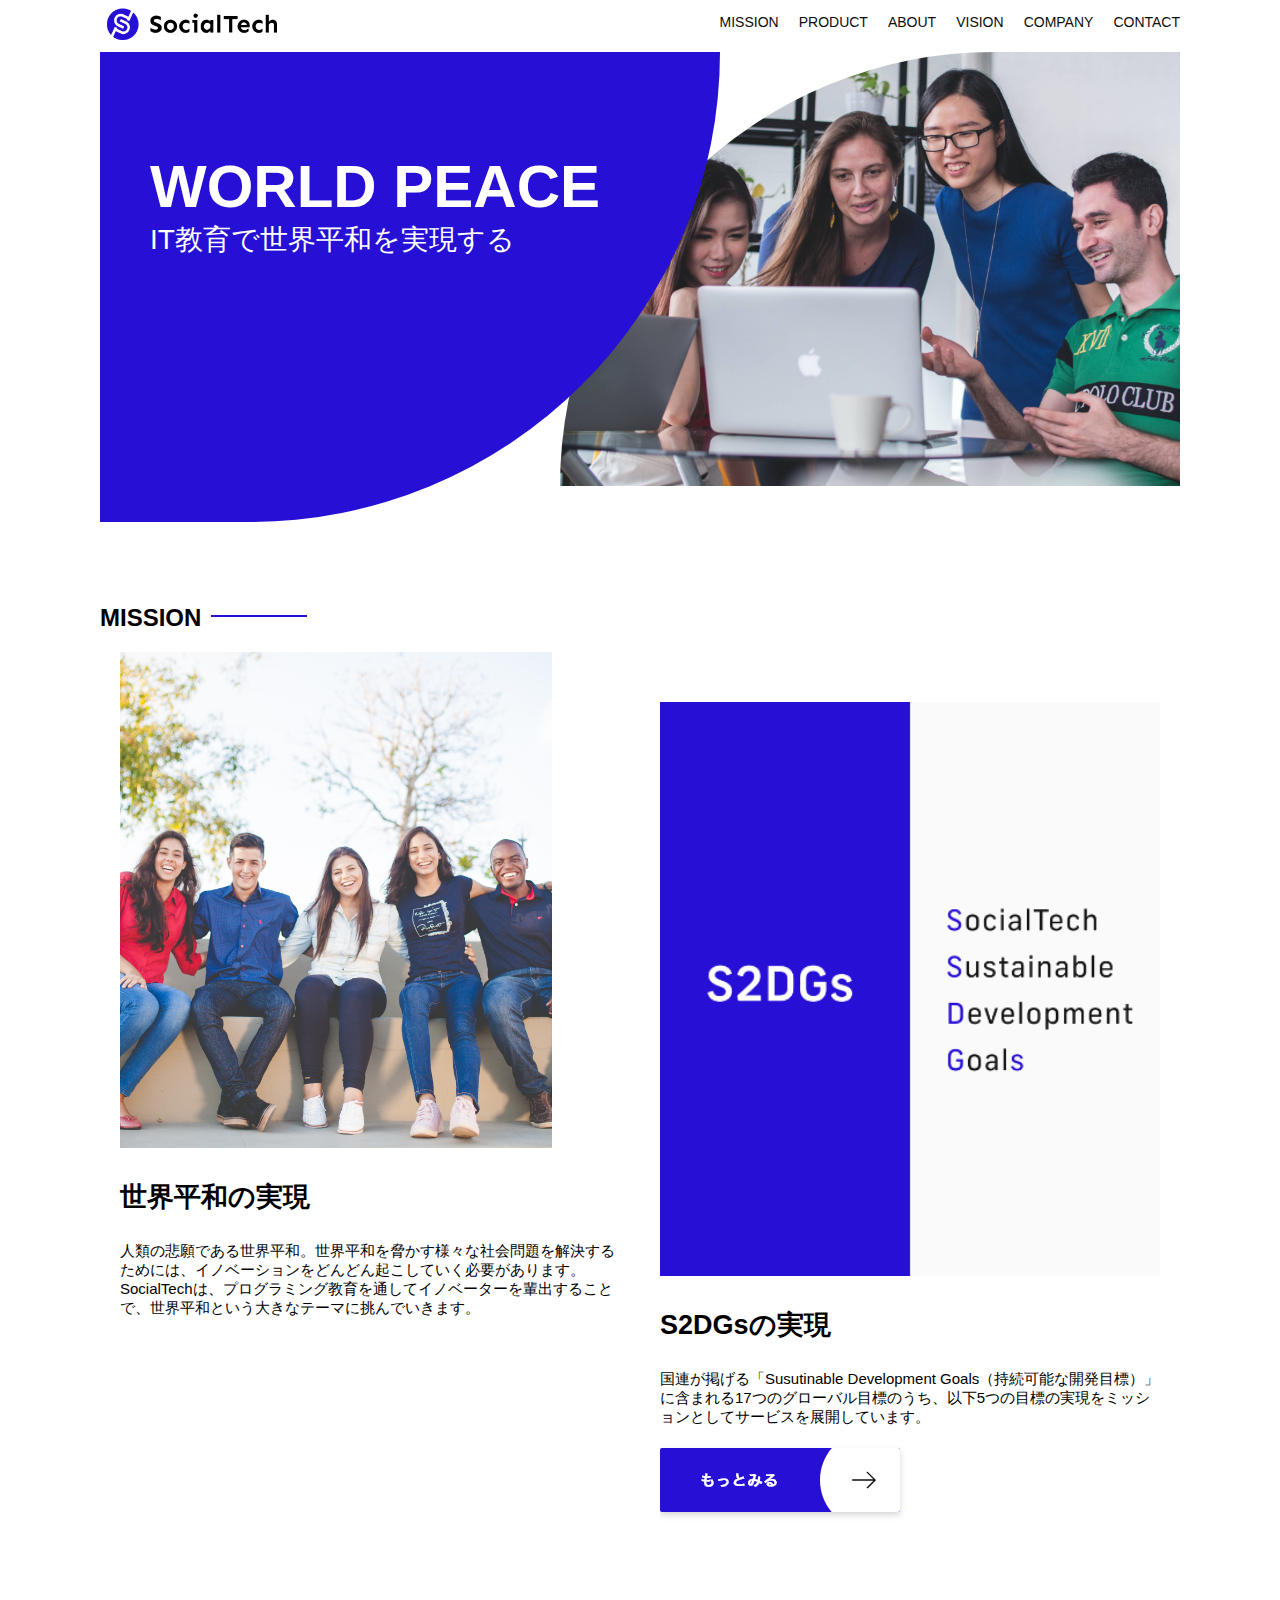
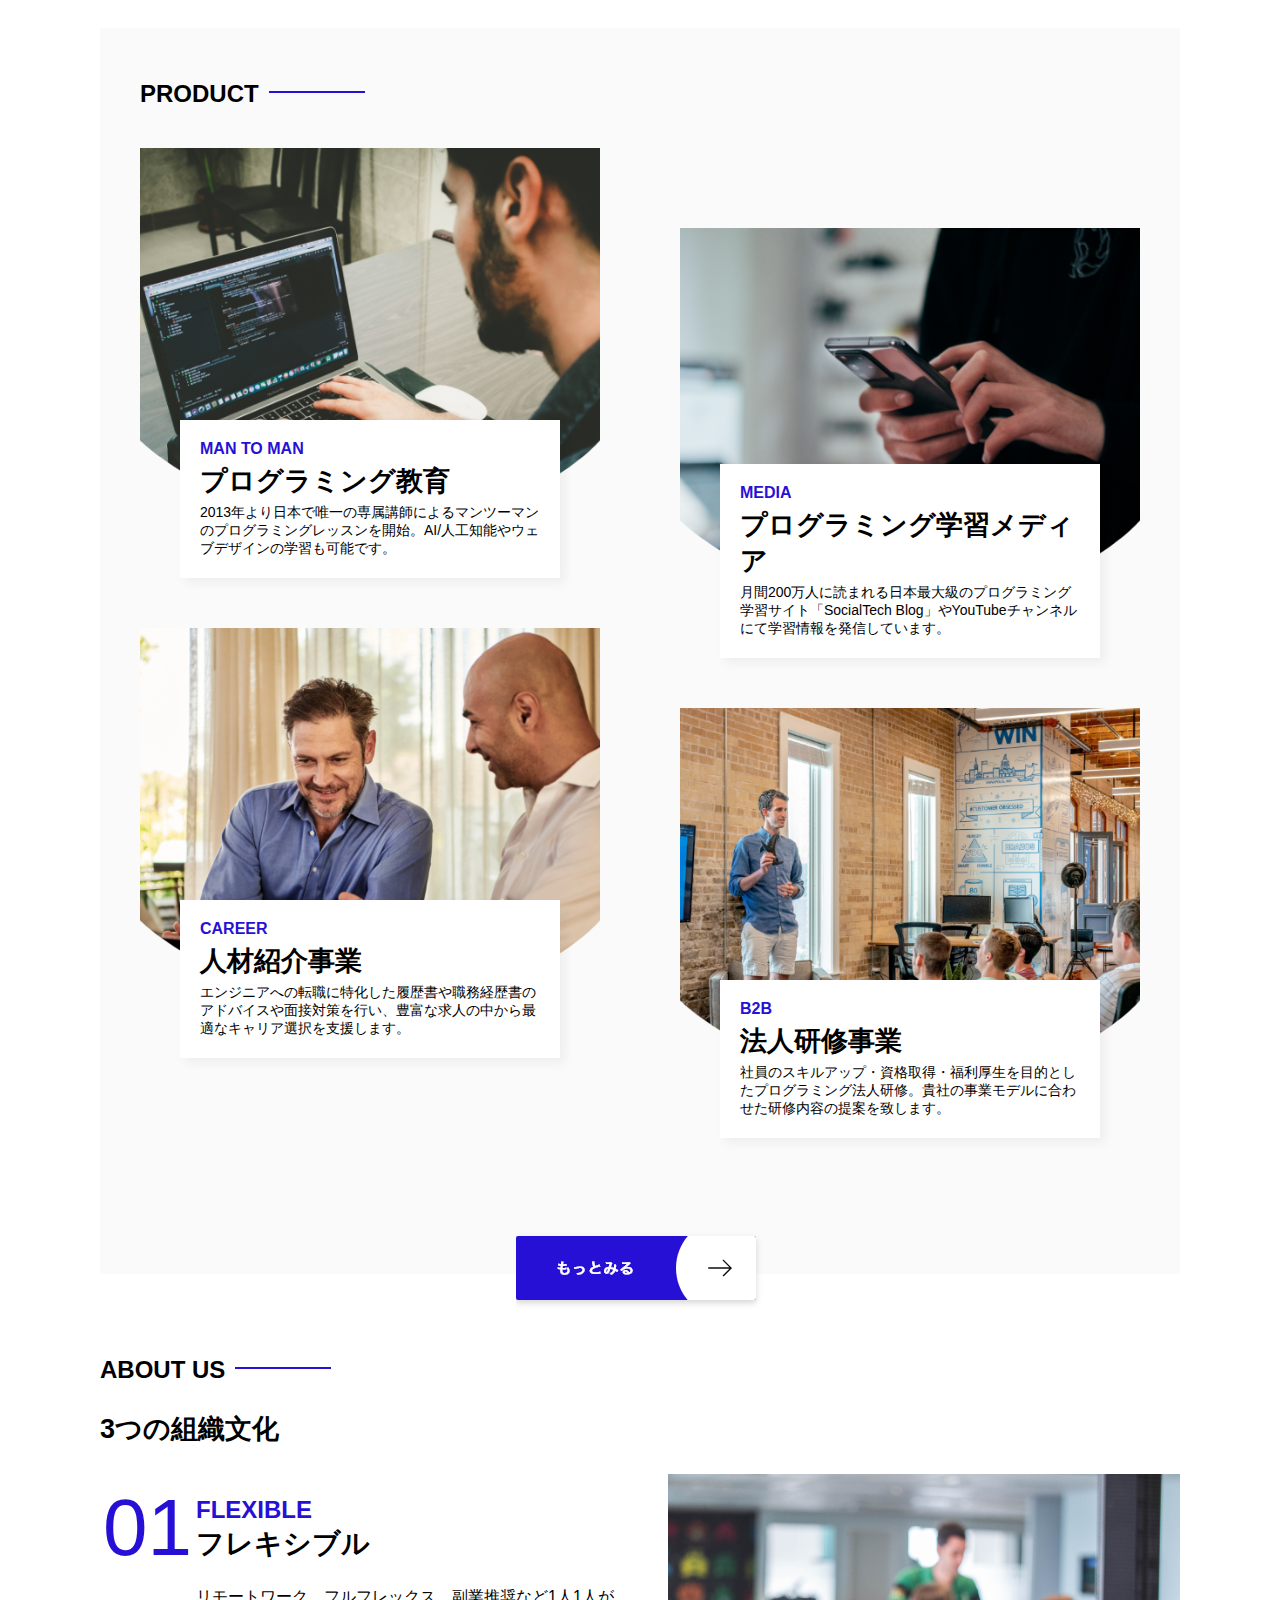
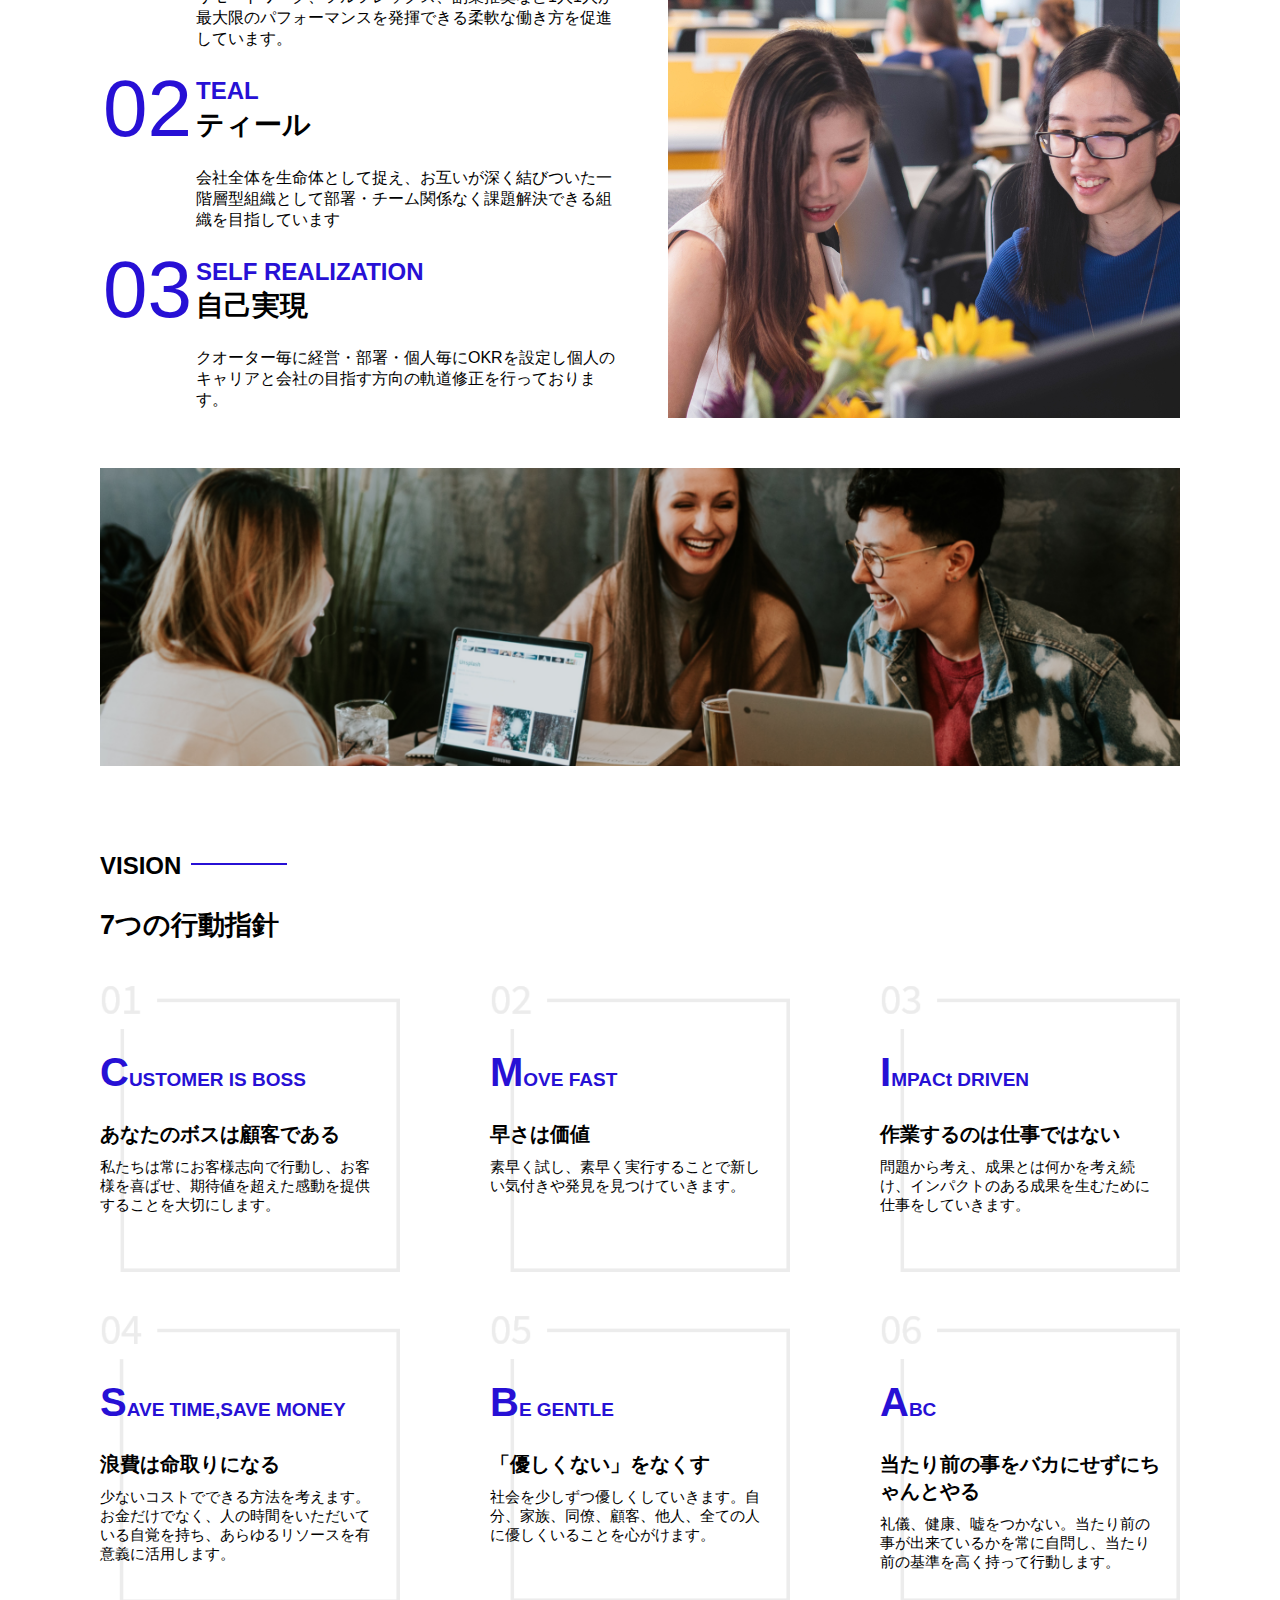
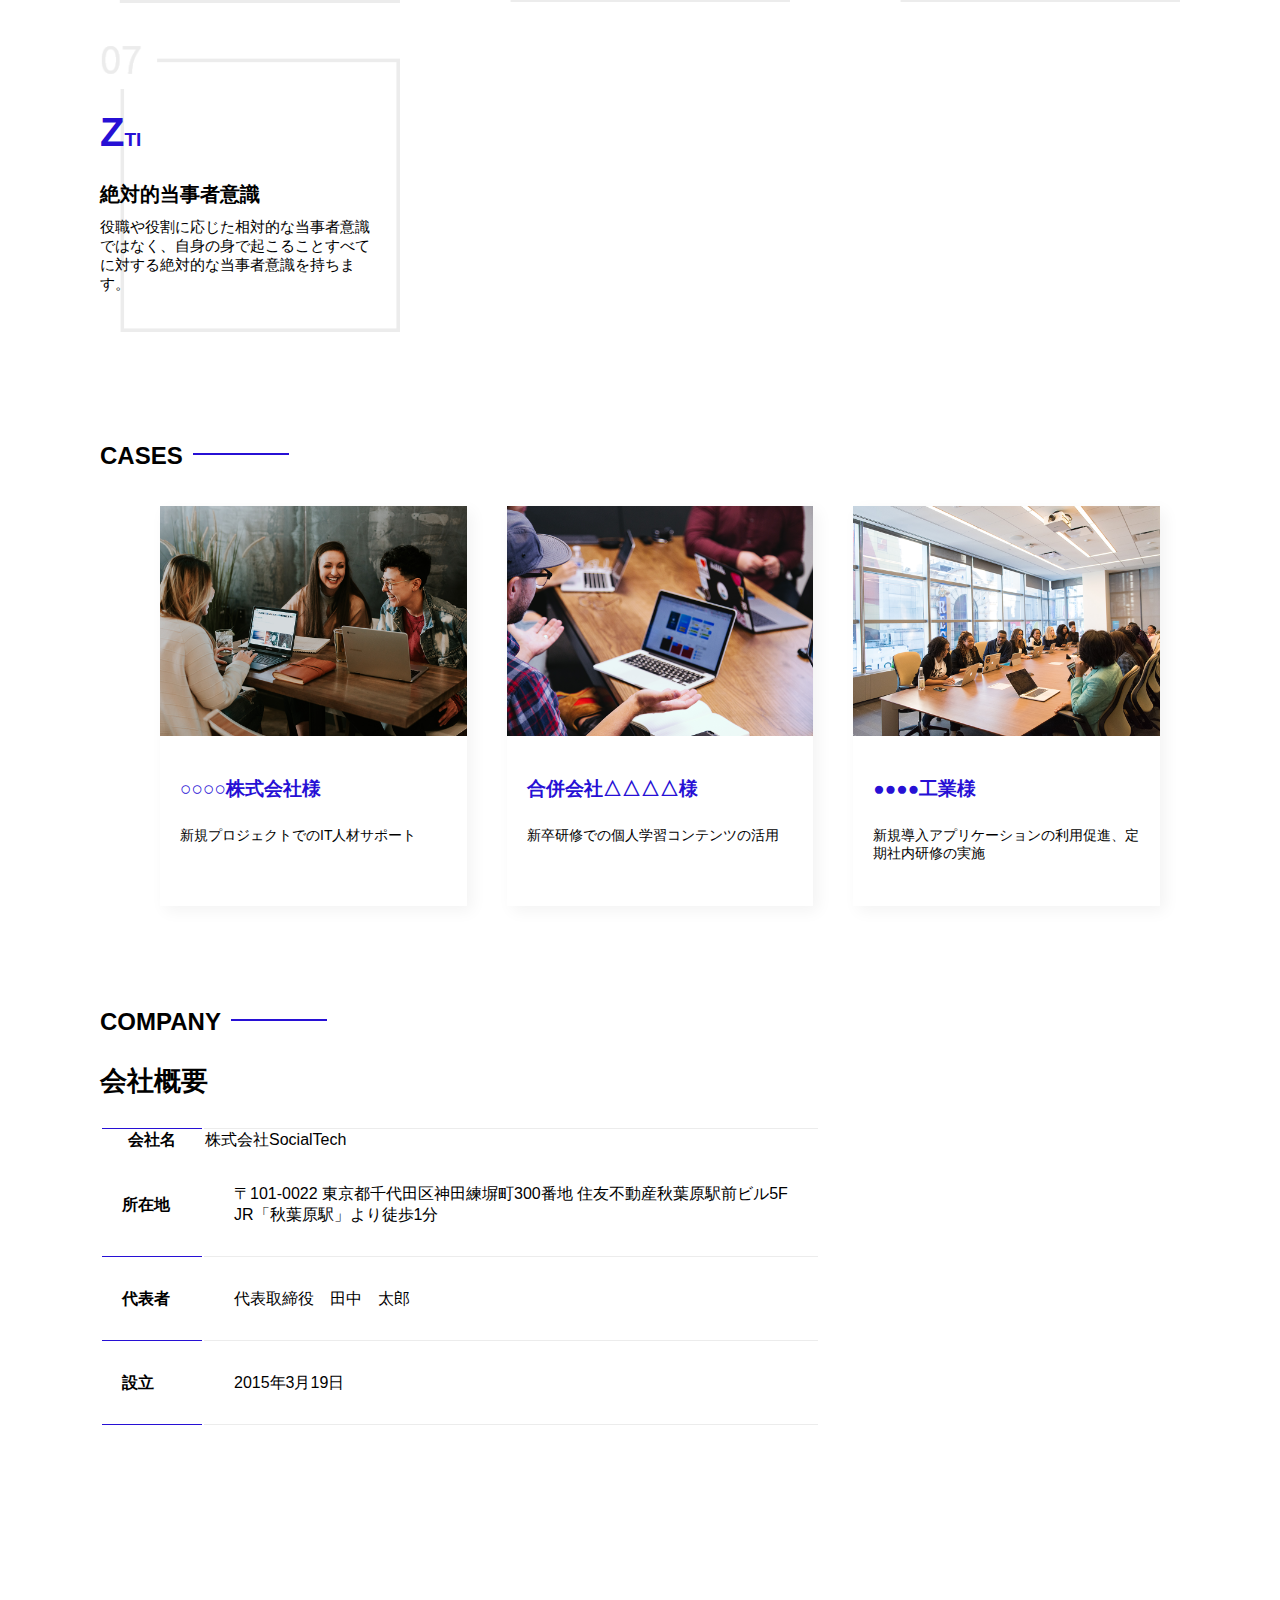
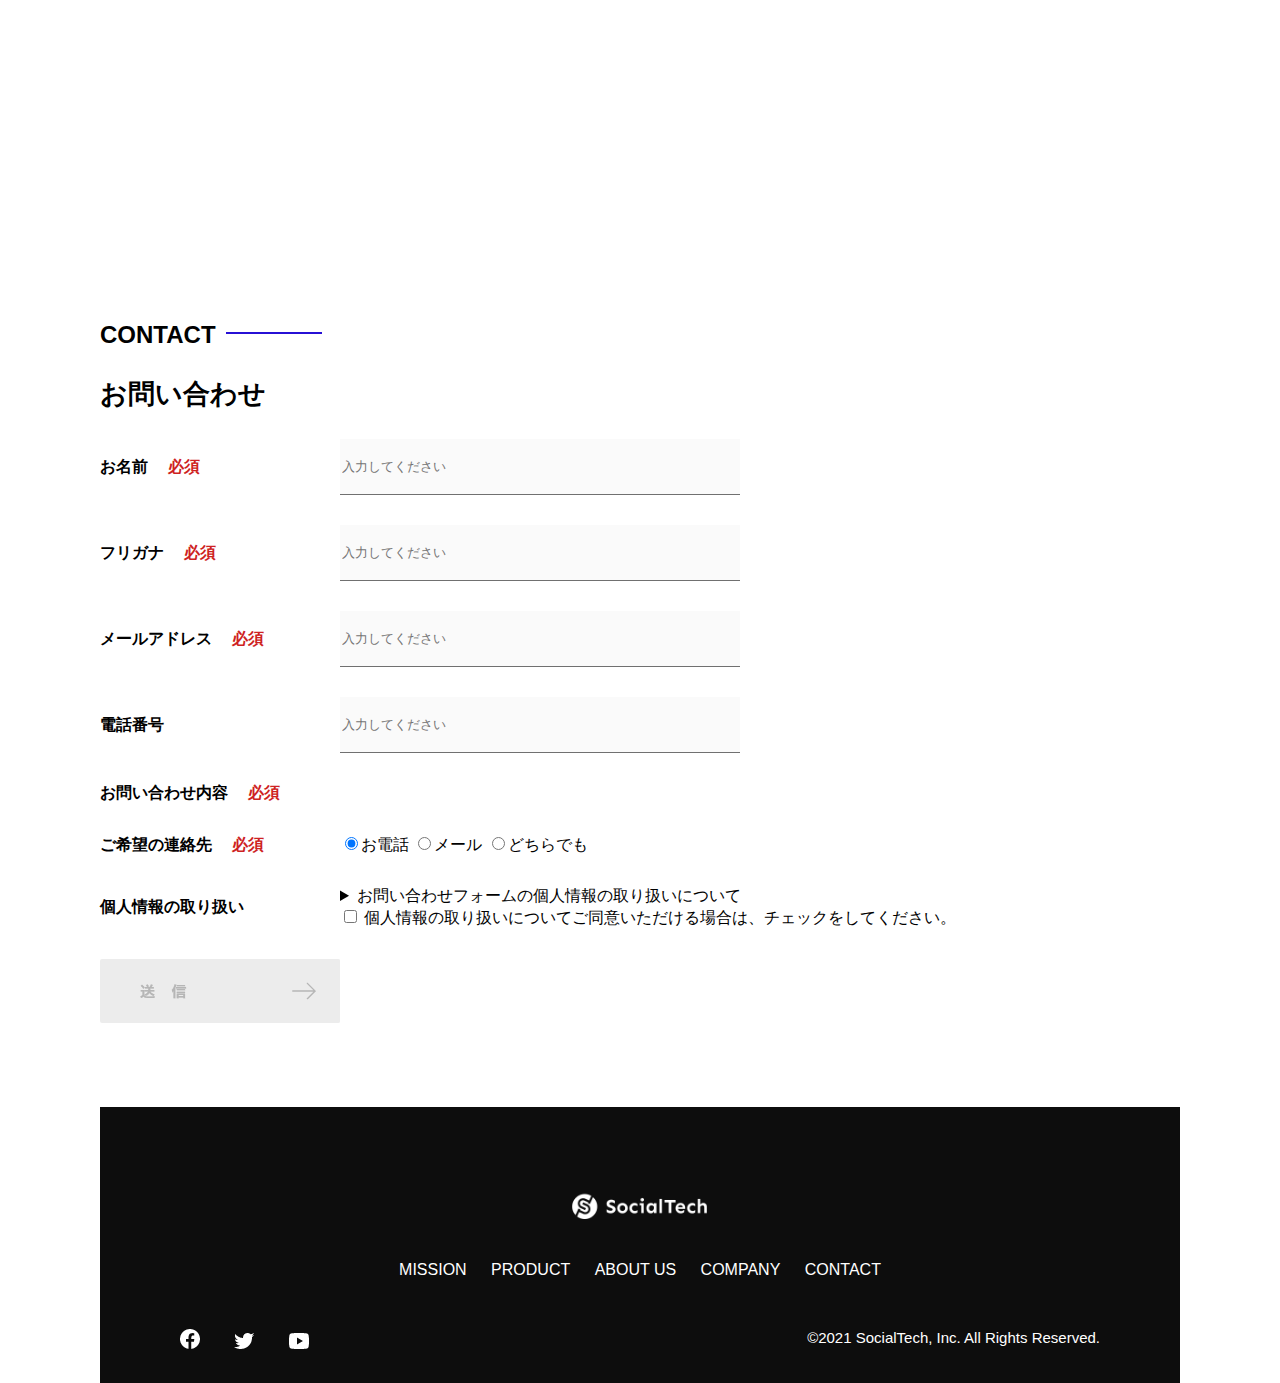
<file: kadai_tutorial_output/index.html>
<!DOCTYPE html>
<html>
    <head>
        <title>SocialTech</title>
        <meta charset="utf-8">
        <meta name="description" content="SocialTechはEdTech業界のリーディングカンパニーを目指します。">
        <meta name="viewport" content="width=device-width, initial-scale=1.0">
        
        <link rel="stylesheet" href="style.css">
    
    </head>
    <body>
        <header>
            <a href="index.html" id="logo"><img src="images/logo.png" alt="トップページ"></a>

                <!--PC用ナビゲーション-->
                <nav id="nav-pc">
                    <ul>
                     <li><a href="mission.html">MISSION</a></li>
                     <li><a href="product.html">PRODUCT</a></li>
                     <li><a href="index.html#aboutus">ABOUT</a></li>
                     <li><a href="index.html#vision">VISION</a></li>
                     <li><a href="index.html#company">COMPANY</a></li>
                     <li><a href="index.html#contact">CONTACT</a></li>
                    </ul>
                </nav>
                <!--スマホ用メニューボタン-->
                <button id="menu-sp" onclick="document.getElementById('nav-sp').style.display = 'block'">
                  <img src="images/button-menu.png" alt="ナビゲーションを開く">
                </button>
                <!--スマホ用ナビゲーション-->
                <div id="nav-sp">
                    <button id="close" onclick="document.getElementById('nav-sp').style.display = 'none'">
                     <img src="images/button-close.png" alt="ナビゲーションを閉じる">
                    </button>

                    <nav>
                        <ul>
                            <li>
                                <a id="logo-sp" href="index.html" onclick="document.getElemantById('nav-sp').style.display = 'none'"><img src="images/logo-sp.png" alt="トップページに戻る"></a>
                            </li>
                            <li><a class="menu" href="mission.html" onclick="document.getElementById('nav-sp').style.display = 'none'">MISSION</a></li>
                            <li><a class="menu" href="product.html" onclick="document.getElementById('nav-sp').style.display = 'none'">PRODUCT</a></li>
                            <li><a class="menu" href="index.html#abaoutus" onclick="document.getElementById('nav-sp').style.display = 'none'">ABOUT US</a></li>
                            <li><a class="menu" href="index.html#vision" onclick="document.getElementById('nav-sp').style.display = 'none'">VISION</a></li>
                            <li><a class="menu" href="index.html#company" onclick="document.getElementById('nav-sp').style.display = 'none'">COMPANY</a></li>
                            <li><a class="menu" href="index.html#contact" onclick="document.getElementById('nav-sp').style.display = 'none'">CONTACT</a></li>
                        </ul>
                    </nav>
                    <div id="sns">
                        <a href="https://facebook.com/sejuku2013">
                            <img src="images/button-facebook.png" alt="Facebookのリンク">
                        </a>
                        <a href="https://twitter.com/samuraijuku">
                            <img src="images/button-twitter.png" alt="ツイッターのリンク">
                        </a>
                        <a href="https://www.youtube.com/channel/UCCFOQO5aDK0xXam4cUQXT8g">
                            <img src="images/button-youtube.png" alt="youtubeのリンク">
                        </a>
                    </div>
                </div>
        </header>
        <main>
            <article>
                <!--メインビジュアル-->
                <section id="main-visual">
                    <div id="main-message">
                        <h1>WORLD PEACE</h1>
                        <p>IT教育で世界平和を実現する</p>
                    </div>
                    <img src="images/index/index-main.png" alt="PCの周りに集まっている多国籍の仲間たち">
                </section>
                <!--ミッション-->
                <section id="mission">
                    <h2 id="index-h2">MISSION</h2>
                    <div id="mission-flex">
                        <div>
                            <img id="mission-phot" src="images/index/index-mission.png" alt="屋外のベンチで写真を撮影する多国籍の仲間たち">
                            <h3>世界平和の実現</h3>
                            <p>
                                人類の悲願である世界平和。世界平和を脅かす様々な社会問題を解決するためには、イノベーションをどんどん起こしていく必要があります。SocialTechは、プログラミング教育を通してイノベーターを輩出することで、世界平和という大きなテーマに挑んでいきます。
                            </p>
                        </div>
                        <div>
                            <img id="s2dgs" src="images/index/s2dgs.png" alt="S2DGs">
                            <h3>S2DGsの実現</h3>
                            <p>国連が掲げる「Susutinable Development Goals（持続可能な開発目標）」に含まれる17つのグローバル目標のうち、以下5つの目標の実現をミッションとしてサービスを展開しています。</p>
                            <a href="mission.html">
                                <img src="images/button-more.png" alt="もっとみる">
                            </a>
                        </div>
                    </div>
                </section>
                <!--プロダクト-->
                <section id="product">
                    <h2 class="index-h2">PRODUCT</h2>
                    <div class="product-flex">
                        <div id="product-left">
                            <div>
                                <img class="product-photo" src="images/index/index-mantoman.png" alt="PCでコードを書く男性">
                                <div class="product-explain">
                                    <span>MAN TO MAN</span>
                                    <h3>プログラミング教育</h3>
                                    <p>2013年より日本で唯一の専属講師によるマンツーマンのプログラミングレッスンを開始。AI/人工知能やウェブデザインの学習も可能です。</p>
                                </div>
                            </div>
                            <div>
                                <img class="product-photo" src="images/index/index-career.png" alt="笑顔で話し合う2人の男性">
                                <div class="product-explain">
                                    <span>CAREER</span>
                                    <h3>人材紹介事業</h3>
                                    <p>エンジニアへの転職に特化した履歴書や職務経歴書のアドバイスや面接対策を行い、豊富な求人の中から最適なキャリア選択を支援します。</p>
                                </div>
                            </div>
                        </div>
                        <div id="product-right">
                            <div>
                                <img class="product-photo" src="images/index/index-media.png" alt="スマートフォンを操作する人">
                                <div class="product-explain">
                                    <span>MEDIA</span>
                                    <h3>プログラミング学習メディア</h3>
                                    <p>月間200万人に読まれる日本最大級のプログラミング学習サイト「SocialTech Blog」やYouTubeチャンネルにて学習情報を発信しています。</p>
                                </div>
                            </div>
                            <div>
                                <img class="product-photo" src="images/index/index-b2b.png" alt="講演中の男性とそれを聴く人々">
                                <div class="product-explain">
                                    <span>B2B</span>
                                    <h3>法人研修事業</h3>
                                    <p>社員のスキルアップ・資格取得・福利厚生を目的としたプログラミング法人研修。貴社の事業モデルに合わせた研修内容の提案を致します。</p>
                                </div>
                            </div>
                        </div>
                    </div>
                    <div id="product-more">
                        <a href="product.html">
                            <img src="images/button-more.png" alt="もっとみる">
                        </a>
                    </div>
                </section>
                <!--ABOUT US-->
                <section id="aboutus">
                    <h2 class="index-h2">ABOUT US</h2>
                    <h3>3つの組織文化</h3>
                    <div>
                        <table class="culture-table">
                            <tr>
                                <td class="culture-num">01</td>
                                <th><span class="culture-en">FLEXIBLE</span><br>フレキシブル</th>
                            </tr>
                            <tr>
                                <td>
                                    <!--空のセル-->
                                </td>
                                <td class="culture-description"> リモートワーク、フルフレックス、副業推奨など1人1人が最大限のパフォーマンスを発揮できる柔軟な働き方を促進しています。</td>
                            </tr>
                            <tr>
                                <td class="culture-num">02</td>
                                <th><span class="culture-en">TEAL</span><br>ティール</th>
                            </tr>
                            <tr>
                                <td>
                                    <!--空のセル-->
                                </td>
                                <td class="culture-description"> 会社全体を生命体として捉え、お互いが深く結びついた一階層型組織として部署・チーム関係なく課題解決できる組織を目指しています</td>
                            </tr>
                            <tr>
                                <td class="culture-num">03</td>
                                <th><span class="culture-en">SELF REALIZATION</span><br>自己実現</th>
                            </tr>
                            <tr>
                                <td>
                                    <!--空のセル-->
                                </td>
                                <td class="culture-description">クオーター毎に経営・部署・個人毎にOKRを設定し個人のキャリアと会社の目指す方向の軌道修正を行っております。</td>
                            </tr>
                        </table>
                         <img class="culture-img" src="images/index/index-aboutus1.png" alt="笑顔で話し合う女性">
                    </div>
                     <img class="culture-img2" src="images/index/index-aboutus2.png" alt="笑顔で話し合う3人の男女">
                </section>
                <!--Vision-->
                <section id="vision">
                    <h2 class="index-h2">VISION</h2>
                    <h3>7つの行動指針</h3>
                    <div>
                        <div class="vision-box">
                            <img src="images/index/vision-01.png" alt="01">
                            <div>
                                <h4>CUSTOMER IS BOSS</h4>
                                <h5>あなたのボスは顧客である</h5>
                                <p>私たちは常にお客様志向で行動し、お客様を喜ばせ、期待値を超えた感動を提供することを大切にします。</p>
                            </div>
                        </div>
                        <div class="vision-box">
                            <img src="images/index/vision-02.png" alt="02">
                            <div>
                                <h4>MOVE FAST</h4>
                                <h5>早さは価値</h5>
                                <p>素早く試し、素早く実行することで新しい気付きや発見を見つけていきます。</p>
                            </div>
                        </div>
                        <div class="vision-box">
                            <img src="images/index/vision-03.png" alt="03">
                            <div>
                                <h4>IMPACt DRIVEN</h4>
                                <h5>作業するのは仕事ではない</h5>
                                <p>問題から考え、成果とは何かを考え続け、インパクトのある成果を生むために仕事をしていきます。</p>
                            </div>
                        </div>
                        <div class="vision-box">
                            <img src="images/index/vision-04.png" alt="04">
                            <div>
                                <h4>SAVE TIME,SAVE MONEY</h4>
                                <h5>浪費は命取りになる</h5>
                                <p>少ないコストでできる方法を考えます。お金だけでなく、人の時間をいただいている自覚を持ち、あらゆるリソースを有意義に活用します。</p>
                            </div>
                        </div>
                        <div class="vision-box">
                            <img src="images/index/vision-05.png" alt="05">
                            <div>
                                <h4>BE GENTLE</h4>
                                <h5>「優しくない」をなくす</h5>
                                <p>社会を少しずつ優しくしていきます。自分、家族、同僚、顧客、他人、全ての人に優しくいることを心がけます。</p>
                            </div>
                        </div>
                        <div class="vision-box">
                            <img src="images/index/vision-06.png" alt="06">
                            <div>
                                <h4>ABC</h4>
                                <h5>当たり前の事をバカにせずにちゃんとやる</h5>
                                <p>礼儀、健康、嘘をつかない。当たり前の事が出来ているかを常に自問し、当たり前の基準を高く持って行動します。</p>
                            </div>
                        </div>
                        <div class="vision-box">
                            <img src="images/index/vision-07.png" alt="07">
                            <div>
                                <h4>ZTI</h4>
                                <h5>絶対的当事者意識</h5>
                                <p>役職や役割に応じた相対的な当事者意識ではなく、自身の身で起こることすべてに対する絶対的な当事者意識を持ちます。</p>
                            </div>
                        </div>
                    </div>
                </section>
                <!--CASES-->
                <section id="cases">
                    <h2 id="index-h2">CASES</h2>
                    <ul>
                       <li class="case-card">
                        <img class="case-img" src="images/index/case-1.png" alt="仲良く語り合う3人">
                        <div class="case-info">
                            <h4 class="case-name">○○○○株式会社様</h4>
                            <p class="case-contact">新規プロジェクトでのIT人材サポート</p>
                        </div>
                       </li> 
                       <li class="case-card">
                        <img class="case-img" src="images/index/case-2.png" alt="PCでコンテンツを見る">
                        <div class="case-info">
                            <h4 class="case-name">合併会社△△△△様</h4>
                            <p class="case-contact">新卒研修での個人学習コンテンツの活用</p>
                        </div>
                       </li>
                       <li class="case-card">
                        <img class="case-img" src="images/index/case-3.png" alt="社内研修中の会議室">
                        <div class="case-info">
                            <h4 class="case-name">●●●●工業様</h4>
                            <p class="case-contact">新規導入アプリケーションの利用促進、定期社内研修の実施</p>
                        </div>
                       </li>
                    </ul>
                </section>
                <!--COMPANY-->
                <section id="company">
                    <h2 class="index-h2">COMPANY</h2>
                    <h3>会社概要</h3>
                     <table>
                        <tr>
                            <th class="tableheader-first">会社名</th>
                            <td class="cell-first">株式会社SocialTech</td>
                        </tr>
                        <tr>
                            <th class="tableheader">所在地</th>
                            <td class="cell">〒101-0022 東京都千代田区神田練塀町300番地 住友不動産秋葉原駅前ビル5F<br>JR「秋葉原駅」より徒歩1分</td>
                        </tr>
                        <tr>
                            <th class="tableheader">代表者</th>
                            <td class="cell">代表取締役　田中　太郎</td>
                        </tr>
                        <tr>
                            <th class="tableheader">設立</th>
                            <td class="cell">2015年3月19日</td>
                        </tr>
                     </table>
                     <iframe
                        src="https://www.google.com/maps/embed?pb=!1m18!1m12!1m3!1d6480.137710267362!2d139.77207767470475!3d35.69992317258121!2m3!1f0!2f0!3f0!3m2!1i1024!2i768!4f13.1!3m3!1m2!1s0x60188fee13660e23%3A0x77137876edf742ac!2z5L2P5Y-L5LiN5YuV55Sj56eL6JGJ5Y6f6aeF5YmN44OT44Or!5e0!3m2!1sja!2sjp!4v1719280363545!5m2!1sja!2sjp" width="600" height="450" style="border:0;" allowfullscreen="" loading="lazy" referrerpolicy="no-referrer-when-downgrade">
                    </iframe>
                </section>
                <!--CONTACT-->
                <section id="contact">
                    <h2 class="index-h2">CONTACT</h2>
                    <h3>お問い合わせ</h3>
                    <form>
                        <div>
                            <div class="contact-heading">
                                <label class="contact-label">お名前<span class="contact-span">必須</span></label>
                            </div>
                            <div>
                                <input type="text" name="name" placeholder="入力してください" class="contact-textbox">
                            </div>
                        </div>
                        <div>
                            <div class="contact-heading">
                                <label class="contact-label">フリガナ<span class="contact-span">必須</span></label>
                            </div>
                            <div>
                                <input type="text" name="hurigana" placeholder="入力してください" class="contact-textbox">
                            </div>
                        </div>
                        <div>
                            <div class="contact-heading">
                                <label class="contact-label">メールアドレス<span class="contact-span">必須</span></label>
                            </div>
                            <div>
                                <input type="text" name="email" placeholder="入力してください" class="contact-textbox">
                            </div>
                        </div>
                        <div>
                            <div class="contact-heading">
                                <label class="contact-label">電話番号</label>
                            </div>
                            <div>
                                <input type="text" name="tel" placeholder="入力してください" class="contact-textbox">
                            </div>
                        </div>
                        <div>
                            <div class="contact-heading">
                                <label class="contact-label">お問い合わせ内容<span class="contact-span">必須</span></label>
                            </div>
                            <div>
                                <texterea class="contact-texterea" placeholder="入力してください" name="message"></texterea>
                            </div>
                        </div>
                        <div>
                            <div class="contact-heading">
                                <label class="contact-label">ご希望の連絡先<span class="contact-span">必須</span></label>
                            </div>
                            <div>
                                <input class="radiobutton" type="radio" value="tel" name="contact" checked><label>お電話</label>
                                <input class="radiobutton" type="radio" value="mail" name="contact"><label>メール</label>
                                <input class="radiobutton" type="radio" value="both" name="contact"><label>どちらでも</label>
                            </div>
                        </div>
                        <div>
                            <div class="contact-heading">
                                <label class="contact-label">個人情報の取り扱い</label>
                            </div>
                            <div>
                                <details>
                                    <summary>お問い合わせフォームの個人情報の取り扱いについて</summary>
                                    <div>
                                        <dl>
                                            <dt>1.組織の名称または氏名</dt>
                                            <dd>株式会社SocialTech</dd>
                                            <dt>2.個人情報保護管理（若しくはその代理人）の氏名または職名、所属及び連絡先</dt>
                                            <dd>   
                                             <p>鈴木 一郎 コーポレート部</p>
                                             <p>メールアドレス：samurai@example.com</p>
                                             <p>TEL:03-1234-5678</p>
                                            </dd>    
                                            <dt>3.個人情報の利用目的</dt>
                                            <dd>
                                             <ul>
                                                <li>本サービス及び本サービスに関連する情報の提供又はそれらに関する連絡のため</li>
                                                <li>ユーザーの本人確認のため</li>
                                                <li>当社サービスの案内のため</li>
                                                <li>当社の商品等の広告または宣伝（電子メールによるものを含むとします。）</li>
                                             </ul> 
                                            </dd> 
                                            <dt>4.個人情報の取り扱い業務の委託 </dt>
                                            <dd>個人情報の取り扱い業務の全部または一部を外部に業務委託する場合があります。その際、弊社は、個人情報を適切に保護できる管理体制を敷き実行していることを条件として委託先を厳選したうえで、機密保持契約を委託先と締結し、お客様の個人情報を厳密に管理させます。</dd>
                                            <dt>5.個人情報の開示等の請求</dt>
                                            <dd>
                                            お客様は弊社に対してご自身の個人情報の開示等（利用目的の通知、開示、内容の訂正・追加・削除、利用の停止または消去、第三者への提供停止）に関して、当社問い合わせ窓口に申し出ることができます。<br>
                                            その際、弊社はお客様ご本人を確認させていただいたうえで、合理的な期間内に対応いたします。<br><br>
                                            なお、個人情報に関する弊社問い合わせ先は、次の通りです。
                                            </dd>
                                            <dd>
                                             <p>株式会社SocialTech　個人情報問い合わせ窓口</p>
                                             <p>〒101-0022　東京都千代田区神田練塀町300番地　住友不動産秋葉原駅前ビル5F</p>
                                             <p>メールアドレス：samurai@example.com TEL:03-1234-5678</p>
                                            </dd>

                                            <dt>6.個人情報を提供されることの任意性について</dt>
                                            <dd>お客様がご自身の個人情報を弊社に提供されるか否かは、お客様のご判断によりますが、もしご提供されない場合には、適切なサービスが提供できない場合がありますので予めご了承ください。</dd>
                                        </dl>
                                    </div>
                                </details>
                                <input type="checkbox" name="agree">
                                <span>個人情報の取り扱いについてご同意いただける場合は、チェックをしてください。</span>
                            </div>
                        </div>
                         <input type="image" src="images/button-submit.png" al="送信する">
                    </form>
                </section>
            </article>
            <footer>
                <div id="footer-logo">
                    <img src="images/logo-sp.png" alt="SocialTech">
                </div>
                <div id="footer-link">
                    <a href="mission.html">MISSION</a>
                    <a href="product.html">PRODUCT</a>
                    <a href="index.html#aboutus">ABOUT US</a>
                    <a href="index.html#company">COMPANY</a>
                    <a href="index.html#contact">CONTACT</a>
                </div>
                <div id="sns-footer">
                    <div class="sns-btns">
                    <a href="https://facebook.com/sejuku2013"><img src="images/button-facebook.png" alt="Facebookのリンク"></a>
                    <a href="http://twitter.com/samuraijuku"><img src="images/button-twitter.png" alt="Twitterのリンク"></a>
                    <a href="http://www.youtube.com/channel/UCCFOQO5aDK0xXam4cUQXT8g"><img src="images/button-youtube.png" alt="YouTubeのリンク"></a>
                    </div>
                     <p id="copyright">&copy;2021 SocialTech, Inc. All Rights Reserved.</p>
                </div>
            </footer>
        </main>
    </body>
</html>
</file>
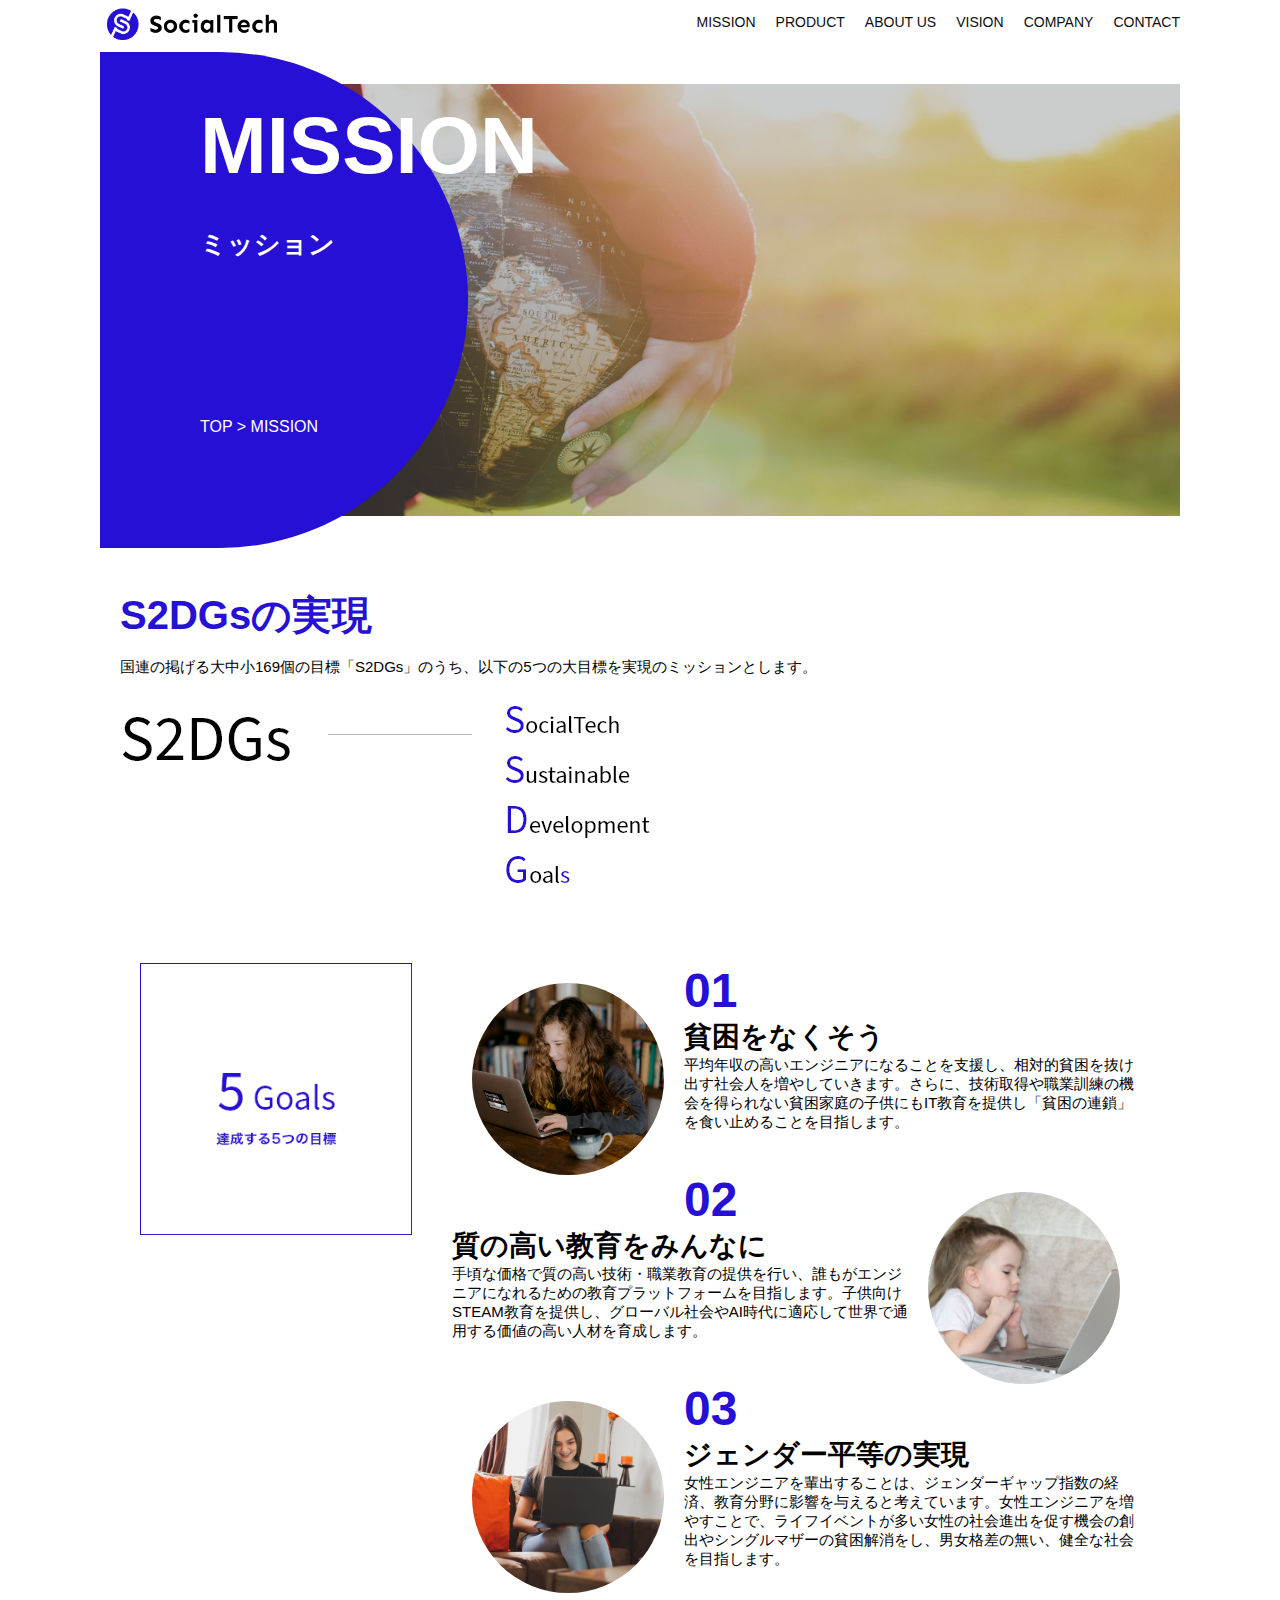
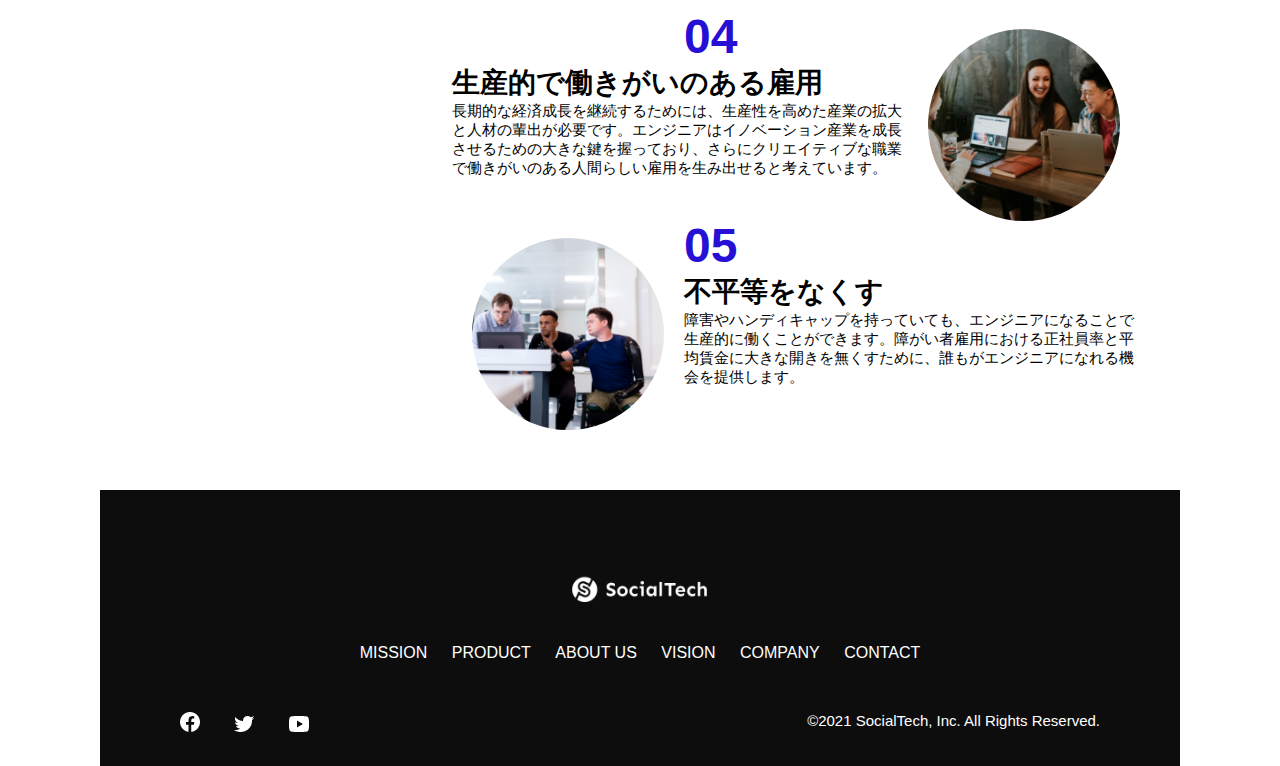
<file: kadai_tutorial_output/mission.html>
<!DOCTYPE html>
<html>
    <head>
        <title>SocialTech - MISSION ミッション -</title>
        <meta name="description" content="Social Techが目指す5つの目標(S2DGs)を紹介します">
        <meta charset="utf-8">
        <meta name="viewport" content="width=device-width, initial-scale=1.0">
        <link rel="stylesheet" href="style.css">
    </head>

    <body>
        <!--ヘッダー-->
        <header>
            <!--ロゴ-->
            <a href="index.html" id="logo">
                <img src="images/logo.png" alt="トップページに戻る">
            </a>

            <!--PC用ナビゲーション-->
            <nav id="nav-pc">
                <ul>
                    <li><a href="mission.html">MISSION</a></li>
                    <li><a href="product.html">PRODUCT</a></li>
                    <li><a href="index.html#aboutus">ABOUT US</a></li>
                    <li><a href="index.html#vision">VISION</a></li>
                    <li><a href="index.html#company">COMPANY</a></li>
                    <li><a href="index.html#contact">CONTACT</a></li>
                </ul>
            </nav>

            <!--スマホ用メニューボタン-->
            <button id="menu-sp" onclick="document.getElementById('nav-sp').style.display = 'block'">
                <img src="images/button-menu.png" alt="ナビゲーションを開く">
            </button>

            <!--スマホ用ナビゲーション-->
            <div id="nav-sp">
                <button id="close" onclick="document.getElementById('nav-sp').style.display = 'none'">
                    <img src="images/button-close.png" alt="ナビゲーションを閉じる">
                </button>

                <nav>
                    <ul>
                        <li>
                            <a id="logo-sp" href="index.html" onclick="document.getElementById('nav-sp').style.display = 'none'">
                                <img src="images/logo-sp.png" alt="トップページに戻る">
                            </a>
                        </li>
                        <li><a class="menu" href="mission.html" onclick="document.getElementById('nav-sp').style.display = 'none'">MISSION</a></li>
                        <li><a class="menu" href="product.html" onclick="document.getElementById('nav-sp').style.display = 'none'">PRODUCT</a></li>
                        <li><a class="menu" href="index.html#aboutus" onclick="document.getElementById('nav-sp').style.display = 'none'">ABOUT US</a></li>
                        <li><a class="menu" href="index.html#vision" onclick="document.getElementById('nav-sp').style.display = 'none'">VISION</a></li>
                        <li><a class="menu" href="index.html#company" onclick="document.getElementById('nav-sp').style.display = 'none'">COMPANY</a></li>
                        <li><a class="menu" href="index.html#contact" onclick="document.getElementById('nav-sp').style.display = 'none'">CONTACT</a></li>
                    </ul>
                </nav>
                <div id="sns">
                    <a href="https://www.facebook.com/sejuku2013">
                      <img src="images/button-facebook.png" alt="Facebookのリンク">
                    </a>
                    <a href="https://twitter.com/samuraijuku">
                      <img src="images/button-twitter.png" alt="Twitterのリンク">
                    </a>
                    <a href="https://www.youtube.com/channel/UCCFOQO5aDK0xXam4cUQXT8g">
                      <img src="images/button-youtube.png" alt="YouTubeのリンク">
                    </a>
                </div>
            </div>
        </header>

        <main>
            <article>
                <section id="mission-main">
                    <div class="mission-main-inner">
                        <div id="mission-title">
                            <h1>MISSION<br><span>ミッション</span></h1>
                            <p>TOP > MISSION</p>
                        </div>
                    </div>
                </section>

                <section id="mission-s2dgs">
                    <h2 class="mission-h2">S2DGsの実現</h2>
                    <p>国連の掲げる大中小169個の目標「S2DGs」のうち、以下の5つの大目標を実現のミッションとします。</p>
                    <img src="images/mission/mission-s2dgs.png" alt="S2DGs">
                </section>

                <section id="mission-five-goals">
                    <div class="five-goals-image">
                        <img src="images/mission/mission-5goals.png" alt="5Goals">
                    </div>
                    <div class="five-goals-read">
                        <div>
                            <img class="fivegoals-image-left" src="images/mission/mission-5goals01.png" alt="PCを操作する女の子">
                            <span class="fivegoals-number">01</span>
                            <h3 class="fivegoals-h3">貧困をなくそう</h3>
                            <p class="fivegoals-p">平均年収の高いエンジニアになることを支援し、相対的貧困を抜け出す社会人を増やしていきます。さらに、技術取得や職業訓練の機会を得られない貧困家庭の子供にもIT教育を提供し「貧困の連鎖」を食い止めることを目指します。</p>
                        </div>
                        <div>
                            <img class="fivegoals-image-right" src="images/mission/mission-5goals02.png" alt="PCを見つめる小さい女の子">
                            <span class="fivegoals-number">02</span>
                            <h3 class="fivegoals-h3">質の高い教育をみんなに</h3>
                            <p class="fivegoals-p">手頃な価格で質の高い技術・職業教育の提供を行い、誰もがエンジニアになれるための教育プラットフォームを目指します。子供向けSTEAM教育を提供し、グローバル社会やAI時代に適応して世界で通用する価値の高い人材を育成します。</p>
                        </div>
                        <div>
                            <img class="fivegoals-image-left" src="images/mission/mission-5goals03.png" alt="PCを操作する女性">
              
                            <span class="fivegoals-number">03</span>
                            <h3 class="fivegoals-h3">ジェンダー平等の実現</h3>
                            <p class="fivegoals-p">女性エンジニアを輩出することは、ジェンダーギャップ指数の経済、教育分野に影響を与えると考えています。女性エンジニアを増やすことで、ライフイベントが多い女性の社会進出を促す機会の創出やシングルマザーの貧困解消をし、男女格差の無い、健全な社会を目指します。</p>
                        </div>
                        <div>
                            <img class="fivegoals-image-right" src="images/mission/mission-5goals04.png" alt="笑顔で話し合う3人の男女">
                            <span class="fivegoals-number">04</span>
                            <h3 class="fivegoals-h3">生産的で働きがいのある雇用</h3>
                            <p class="fivegoals-p">長期的な経済成長を継続するためには、生産性を高めた産業の拡大と人材の輩出が必要です。エンジニアはイノベーション産業を成長させるための大きな鍵を握っており、さらにクリエイティブな職業で働きがいのある人間らしい雇用を生み出せると考えています。</p>
                        </div>
                        <div>
                            <img class="fivegoals-image-left" src="images/mission/mission-5goals05.png" alt="障害を持つ男性が生き生きと働く様子">
                            <span class="fivegoals-number">05</span>
                            <h3 class="fivegoals-h3">不平等をなくす</h3>
                            <p class="fivegoals-p">障害やハンディキャップを持っていても、エンジニアになることで生産的に働くことができます。障がい者雇用における正社員率と平均賃金に大きな開きを無くすために、誰もがエンジニアになれる機会を提供します。</p>
                        </div>
                    </div>
                </section>
            </article>
        </main>

        <footer>
            <div id="footer-logo">
                <img src="images/logo-sp.png" alt="SocialTech">
            </div>
            <div id="footer-link">
                <a href="mission.html">MISSION</a>
                <a href="product.html">PRODUCT</a>
                <a href="index.html#aboutus">ABOUT US</a>
                <a href="index.html#vision">VISION</a>
                <a href="index.html#company">COMPANY</a>
                <a href="index.html#contact">CONTACT</a>
            </div>
            <div id="sns-footer">
                <div class="sns-btns">
                  <a href="https://www.facebook.com/sejuku2013"><img src="images/button-facebook.png" alt="Facebookのリンク"></a>
                  <a href="https://twitter.com/samuraijuku"><img src="images/button-twitter.png" alt="Twitterのリンク"></a>
                  <a href="https://www.youtube.com/channel/UCCFOQO5aDK0xXam4cUQXT8g"><img src="images/button-youtube.png" alt="YouTubeのリンク"></a>
                </div>
                <p id="copyright">&copy;2021 SocialTech, Inc. All Rights Reserved.</p>
            </div>
        </footer>
    </body>
</html>
</file>
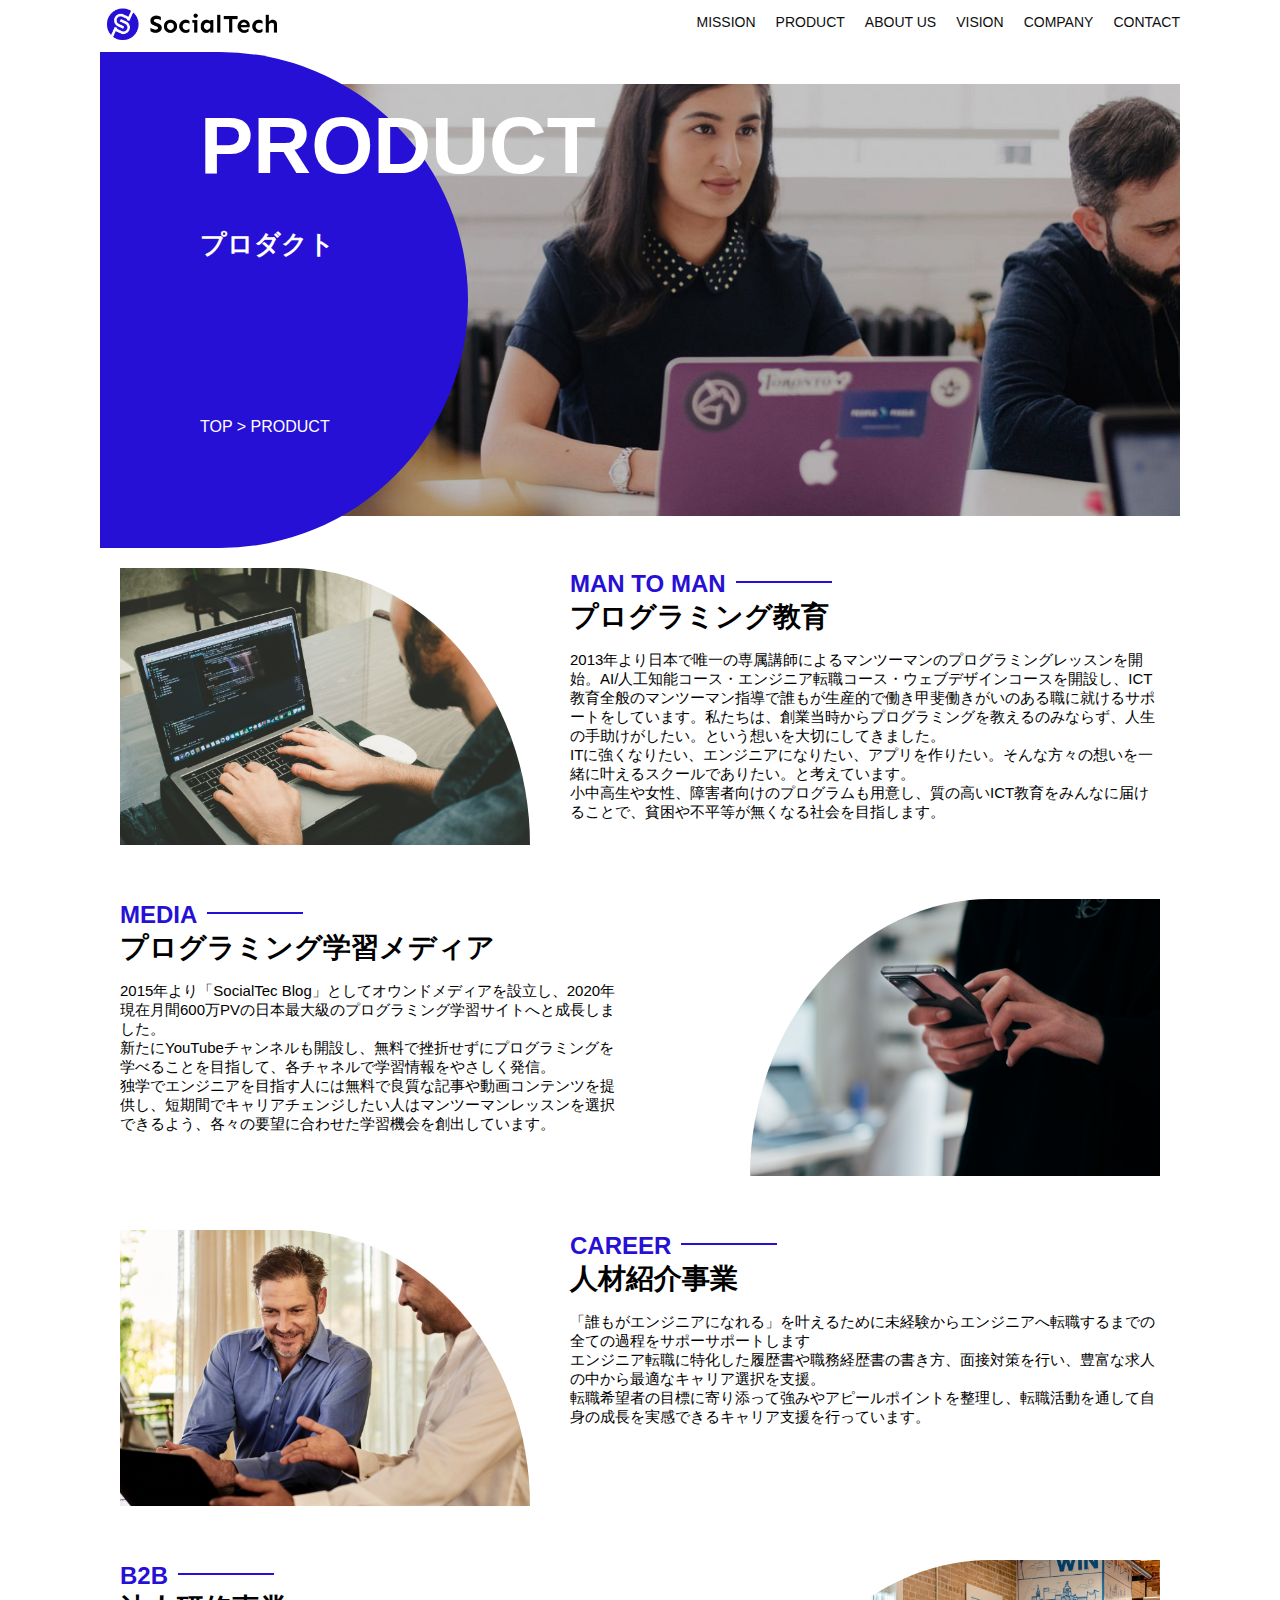
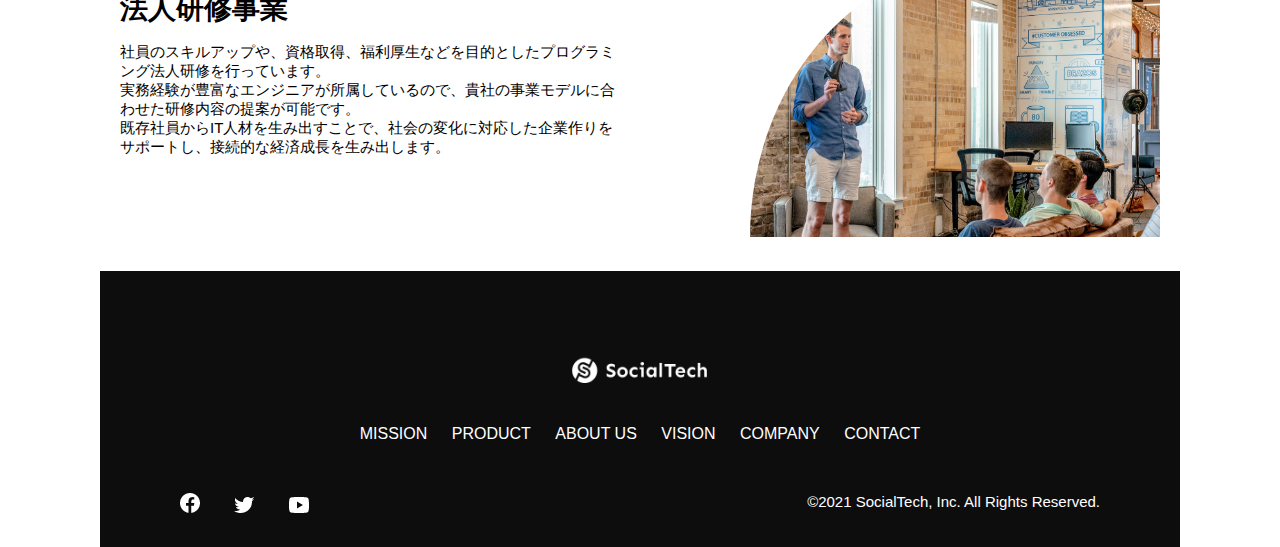
<file: kadai_tutorial_output/product.html>
<!DOCTYPE html>
<html>
    <head>
        <title>SocialTech -PRODUCT プロダクト-</title>
        <meta name="description" content="SocialTechの4つのプロダクトを紹介します">
        <meta charset="utf-8">
        <meta name="viewport" content="width=device-width, initial-scale=1.0">
        <link rel="stylesheet" href="style.css">
    </head>

    <body>
        <!--ヘッダー-->
        <header>
            <!--ロゴ-->
            <a href="index.html" id="logo">
                <img src="images/logo.png" alt="トップページに戻る">
            </a>

            <!--PC用ナビゲーション-->
            <nav id="nav-pc">
                <ul>
                    <li><a href="mission.html">MISSION</a></li>
                    <li><a href="product.html">PRODUCT</a></li>
                    <li><a href="index.html#aboutus">ABOUT US</a></li>
                    <li><a href="index.html#vision">VISION</a></li>
                    <li><a href="index.html#company">COMPANY</a></li>
                    <li><a href="index.html#contact">CONTACT</a></li>
                </ul>
            </nav>

            <!--スマホ用メニューボタン-->
            <button id="menu-sp" onclick="document.getElementById('nav-sp').style.display = 'block'">
                <img src="images/button-menu.png" alt="ナビゲーションを開く">
            </button>

            <!--スマホ用ナビゲーション-->
            <div id="nav-sp">
                <button id="close" onclick="document.getElementById('nav-sp').style.display = 'none'">
                    <img src="images/button-close.png" alt="ナビゲーションを閉じる">
                </button>

                <nav>
                    <ul>
                        <li>
                            <a id="logo-sp" href="index.html" onclick="document.getElementById('nav-sp').style.display = 'none'">
                                <img src="images/logo-sp.png" alt="トップページに戻る">
                            </a>
                        </li>
                        <li><a class="menu" href="mission.html" onclick="document.getElementById('nav-sp').style.display = 'none'">MISSION</a></li>
                        <li><a class="menu" href="product.html" onclick="document.getElementById('nav-sp').style.display = 'none'">PRODUCT</a></li>
                        <li><a class="menu" href="index.html#aboutus" onclick="document.getElementById('nav-sp').style.display = 'none'">ABOUT US</a></li>
                        <li><a class="menu" href="index.html#vision" onclick="document.getElementById('nav-sp').style.display = 'none'">VISION</a></li>
                        <li><a class="menu" href="index.html#company" onclick="document.getElementById('nav-sp').style.display = 'none'">COMPANY</a></li>
                        <li><a class="menu" href="index.html#contact" onclick="document.getElementById('nav-sp').style.display = 'none'">CONTACT</a></li>
                    </ul>
                </nav>
                <div id="sns">
                    <a href="https://www.facebook.com/sejuku2013">
                      <img src="images/button-facebook.png" alt="Facebookのリンク">
                    </a>
                    <a href="https://twitter.com/samuraijuku">
                      <img src="images/button-twitter.png" alt="Twitterのリンク">
                    </a>
                    <a href="https://www.youtube.com/channel/UCCFOQO5aDK0xXam4cUQXT8g">
                      <img src="images/button-youtube.png" alt="YouTubeのリンク">
                    </a>
                </div>
            </div>
        </header>

        <main>
            <article>
                <section id="product-main">
                    <div class="product-main-inner">
                        <div id="product-title">
                            <h1>PRODUCT<br><span>プロダクト</span></h1>
                            <p>TOP > PRODUCT</p>
                        </div>
                    </div>
                </section>

                <section class="product-section product-section-left">
                    <div class="product-section-img">
                        <img src="images/product/product-mantoman.png" alt="PCでコードを書く男性">
                    </div>
                    <div class="product-read">
                        <h2 class="product-h2">MAN TO MAN</h2>
                        <h3 class="product-h3">プログラミング教育</h3>
                        <p>
                            2013年より日本で唯一の専属講師によるマンツーマンのプログラミングレッスンを開始。AI/人工知能コース・エンジニア転職コース・ウェブデザインコースを開設し、ICT教育全般のマンツーマン指導で誰もが生産的で働き甲斐働きがいのある職に就けるサポートをしています。私たちは、創業当時からプログラミングを教えるのみならず、人生の手助けがしたい。という想いを大切にしてきました。<br>
                            ITに強くなりたい、エンジニアになりたい、アプリを作りたい。そんな方々の想いを一緒に叶えるスクールでありたい。と考えています。<br>
                            小中高生や女性、障害者向けのプログラムも用意し、質の高いICT教育をみんなに届けることで、貧困や不平等が無くなる社会を目指します。
                        </p>
                    </div>
                </section>
                <section class="product-section product-section-right">
                    <div class="product-read">
                        <h2 class="product-h2">MEDIA</h2>
                        <h3 class="product-h3">プログラミング学習メディア</h3>
                        <p>
                            2015年より「SocialTec Blog」としてオウンドメディアを設立し、2020年現在月間600万PVの日本最大級のプログラミング学習サイトへと成長しました。<br>
                            新たにYouTubeチャンネルも開設し、無料で挫折せずにプログラミングを学べることを目指して、各チャネルで学習情報をやさしく発信。<br>
                            独学でエンジニアを目指す人には無料で良質な記事や動画コンテンツを提供し、短期間でキャリアチェンジしたい人はマンツーマンレッスンを選択できるよう、各々の要望に合わせた学習機会を創出しています。
                        </p>
                    </div>
                    <div class="product-section-img">
                        <img src="images/product/product-media.png" alt="スマートフォンを操作する人">
                    </div>
                </section>
                <section class="product-section product-section-left">
                    <div class="product-section-img">
                        <img src="images/product/product-career.png" alt="笑顔で話し合う2人の男性">
                    </div>
                    <div class="product-read">
                        <h2 class="product-h2">CAREER</h2>
                        <h3 class="product-h3">人材紹介事業</h3>
                        <p>
                            「誰もがエンジニアになれる」を叶えるために未経験からエンジニアへ転職するまでの全ての過程をサポーサポートします<br>
                            エンジニア転職に特化した履歴書や職務経歴書の書き方、面接対策を行い、豊富な求人の中から最適なキャリア選択を支援。<br>
                            転職希望者の目標に寄り添って強みやアピールポイントを整理し、転職活動を通して自身の成長を実感できるキャリア支援を行っています。<br>
                        </p>
                    </div>
                </section>
                <section class="product-section product-section-right">
                    <div class="product-read">
                        <h2 class="product-h2">B2B</h2>
                        <h3 class="product-h3">法人研修事業</h3>
                        <p>
                            社員のスキルアップや、資格取得、福利厚生などを目的としたプログラミング法人研修を行っています。<br>
                            実務経験が豊富なエンジニアが所属しているので、貴社の事業モデルに合わせた研修内容の提案が可能です。<br>
                            既存社員からIT人材を生み出すことで、社会の変化に対応した企業作りをサポートし、接続的な経済成長を生み出します。
                        </p>
                    </div>
                    <div class="product-section-img">
                        <img src="images/product/product-b2b.png" alt="講演中の男性とそれを聴く人々">
                    </div>
                </section>
            </article>
        </main>

        <footer>
            <div id="footer-logo">
                <img src="images/logo-sp.png" alt="SocialTech">
            </div>
            <div id="footer-link">
                <a href="mission.html">MISSION</a>
                <a href="product.html">PRODUCT</a>
                <a href="index.html#aboutus">ABOUT US</a>
                <a href="index.html#vision">VISION</a>
                <a href="index.html#company">COMPANY</a>
                <a href="index.html#contact">CONTACT</a>
            </div>
            <div id="sns-footer">
                <div class="sns-btns">
                  <a href="https://www.facebook.com/sejuku2013"><img src="images/button-facebook.png" alt="Facebookのリンク"></a>
                  <a href="https://twitter.com/samuraijuku"><img src="images/button-twitter.png" alt="Twitterのリンク"></a>
                  <a href="https://www.youtube.com/channel/UCCFOQO5aDK0xXam4cUQXT8g"><img src="images/button-youtube.png" alt="YouTubeのリンク"></a>
                </div>
                <p id="copyright">&copy;2021 SocialTech, Inc. All Rights Reserved.</p>
            </div>
        </footer>
    </body>
</html>
</file>
<file: kadai_tutorial_output/style.css>
/*PC、スマホ共通スタイル*/
* {
    box-sizing: border-box;
}

body {
    max-width: 1080px;
    margin: 0 auto;
    font-family: "Source Sans Pro","Hiragino Kaku Gothic ProN",Meiryo, Arial, sans-serif;
}

p {
    font-size: 15px;
 }

 header {
    display: flex;
    justify-content: space-between;
 }


 #nav-pc {
    font-size: 14px;

 }

 #nav-pc ul {
    display: flex;
    padding-left: 0;
 }

 #nav-pc li {
    list-style: none;
 }

 #nav-pc  a {
    text-decoration: none;
    margin-left: 20px;
    color: #0d0d0d;
 }

 #nav-pc > a:hover {
    text-decoration: underline;
 }

 /*スマホ用ナビ非表示*/
 #nav-sp,
 #menu-sp {
   display: none;
 }

 #main-visual {
    position: relative;
    height: 470px;
 }


 #main-message {
    position: absolute;
        top: 0;
        left: 0;
    background-color: #2710d5;
    color: #ffffff;
    border-radius: 0 0 476px 0;
    max-width: 620px;
    height: 100%;
    width: 100%;
    z-index: 11;

 }


 #main-message > h1 {
    font-size: 60px;
    margin: 100px 0 0 50px;
 }

 #main-message > p {
    font-size: 28px;
    margin: 0 0 0 50px;
 }

 #main-visual > img {
    max-width: 620px;
    border-radius: 476px 0 0 0;
    position: absolute;
    top: 0;
    right: 0;
    z-index: 10;
 }

 h2 {
    margin: 40px 0 0 0;    
 }

 h2::after {
    content: url("images/line.png");
    margin-left: 10px;
 }

 h3 {
    font-size: 27px;
 }

 #mission {
    margin: 80px auto;
 }

 #mission-flex {
    display: flex;
 }

 #mission-flex > div {
    width: 50%;
    margin: 20px;
 }

 #mission-photo {
    width: 100%;
 }

 #s2dgs {
    margin-top: 50px;
    width: 100%;
 }

 #product {
    background-color: #fafafa;
    margin: 80px 0;
    padding: 10px 40px 0 40px;
 }

 #product .product-flex {
    margin-top: 40px;
    display: flex;
 }

 #product-left {
    width: 50%;
    margin-right: 20px;
 }

 #product-right {
    width: 50%;
    margin-left: 20px;
    margin-top: 80px;
 }

 #product-left > div {
    position: relative;
    height: 480px;
    margin-right: 20px;
 }

 #product-right > div {
    position: relative;
    height: 480px;
    margin-left: 20px;
 }

 .product-photo {
    width: 100%;
 }

 .product-explain {
    background-color: #ffffff;
    position: absolute;
    left: 0;
    bottom: 50px;
    margin: 0 40px;
    padding: 20px;
    box-shadow: 5px 5px 10px rgba(0,0,0,0.05);
 }

 .product-explain > span {
    color: #2710d5;
    font-weight: bold;
    font-size: 16px;
    margin: 0;
 }

 .product-explain > h3 {
    margin: 5px 0;
 }

 .product-explain > p {
    font-size: 14px;
    margin: 0;
 }

 #product-more {
    text-align: center;
 }

 #product-more a {
    position: relative;
    bottom: -42px;
 }

 #aboutus {
    margin: 80px auto;
 }

 #aboutus > div {
    display: flex;
 }

 .culture-img {
    width: 50%;
    align-self: flex-start;
 }

 .culture-img2 {
    margin-top: 50px;
    width: 100%;
 }

 .culture-table {
    margin-right: 50px;
 }

 .culture-num {
    font-size: 80px;
    color: #2710d5;
    margin-right: 20px;
 }

 .culture-table th {
    text-align: left;
    font-size: 28px;
    font-weight: bold;
 }

 .culture-en {
    color: #2710d5;
    font-size: 24px;
 }

 .culture-description {
    margin: 0;
 }


 #vision {
    margin: 80px auto;
 }

 #vision > div {
    display: flex;
    justify-content: space-between;
    flex-wrap: wrap;
 }

 .vision-box {
    width: 300px;
    height: 300px;
    margin-bottom: 30px;
    position: relative;
 }

 .vision-box > img {
    width: 100%;
    position: relative;
    z-index: 30;
 }

 .vision-box > div {
    position: absolute;
    top: 0;
    left: 0;
    z-index: 31;
    margin-right: 20px;
 }

 .vision-box > div > h4 {
    color: #2710d5;
    font-size: 19px;
    margin-top: 80px;
 }

 .vision-box > div > h4::first-letter {
    font-size: 40px;
 }

 .vision-box > div > h5 {
    font-size: 20px;
    margin: 0;
 }

 .vision-box > div >p {
    margin-top: 10px;
 }

 #cases {
    margin: 40px 0;
    width: 100%;
 }

 #cases > ul {
    display: flex;
    list-style: none;
    justify-content: center;
 } 

 #cases > ul > li {
    width: 33%;
    margin: 20px;
 }

 .case-card {
    background-color: #ffffff;
    min-height: 400px;
    box-shadow: 5px 5px 15px rgba(0,0,0,0.05);
 }

 .case-img {
    width: 100%;
 }

 .case-info {
    padding: 10px 20px;
 }

 .case-name {
    color: #2710d5;
    font-size: 19px;
 }

 .case-contact {
    font-size: 14px;
 }

 #company {
    margin: 80px auto;
 }

 #company-table {
    width: 100%;
 }

 .tableheader {
    text-align: left;
    padding: 20px;
    border-bottom-color: #2710d5;
    border-bottom-width: 1px;
    border-bottom-style: solid;
    width: 100px;
 }

 .tableheader-first {
    border-top-color: #2710d5;
    border-top-width: 1px;
    border-top-style: solid;
 }

 .cell {
    padding: 30px;
    border-bottom-color: #ececec;
    border-bottom-width: 1px;
    border-bottom-style: solid;
 }

 .cell-first {
    border-top-color: #ececec;
    border-top-width: 1px;
    border-top-style: solid;
 }

 #company > iframe {
    width: 100%;
    height: 368px;
    margin-top: 40px;
 }

 #contact {
    margin: 80px auto;
 }

 #contact > form > div {
    display: flex;
    flex-direction: row;
    flex-wrap: wrap;
    padding-bottom: 30px;
 }

 .contact-heading {
    width: 240px;
    align-self: center;
 }

 .contact-label {
    font-weight: bold;
 }

 .contact-span {
    color: #ce2222;
    margin-left: 20px;
    font-weight: bold;
 }

 .contact-textbox {
    border-top: 0;
    border-left: 0;
    border-right: 0;
    border-bottom-width: 1px;
    border-bottom-color: #707070;
    border-bottom-style: solid;
    background-color: #fafafa;
    width: 400px;
    height: 56px;
 }

 .contact-textarea {
    border-top: 0;
    border-left: 0;
    border-right: 0;
    border-bottom-width: 1px;
    border-bottom-color: #707070;
    background-color: #fafafa;
    width: 400px;
    height: 200px;
 }

 #contact dt {
    font-weight: bold;
 }

 #contact dd {
    margin: 0 0 16px 0;
 }

 #contact dd p {
    margin: 0;
 }

 #contact dd ul {
    padding-left: 0;
 }

 #contact dd li {
    margin-bottom: 0;
    list-style: none;
 }


 footer {
    background-color: #0d0d0d;
    text-align: center;
    padding: 80px 80px 30px 80px;
 }

 #footer-logo {
    margin-bottom: 30px;
 }

 #footer-link {
    margin-bottom: 50px;
 }

 #footer-link > a {
    text-decoration: none;
    margin: 10px;
    color: #ffffff;
 }


 #footer-link > a:hover {
    text-decoration: underline;
 }


 #sns-footer {
    display: flex;
    justify-content: space-between;
    text-align: left;
 }

 #sns-footer  a {
    margin-right: 30px;
 }

 #copyright {
    color: #ffffff;
    margin: 0;
 }

 /*mission.html用スタイル*/
 /*ミッションのメインビジュアル*/
 .mission-main-inner {
   background-image: url("images/mission/mission-main.png");
   background-repeat: no-repeat;
   background-position-y: center;
 }

 #mission-title {
   background-color: #2710d5;
   width: 368px;
   color: #ffffff;
   height: 496px;
   border-radius: 0 248px 248px 0;
   position: relative;
 }

 #mission-title h1 {
   position: absolute;
   top: 0;
   left: 100px;
   font-size: 80px;
   line-height: 1;
 }

 #mission-title h1 span {
   font-size: 26px;
 }

 #mission-title > p {
   position: absolute;
   top: 350px;
   left: 100px;
   font-size: 16px;
 }

 /*ミッション S2DGsの設定*/
 #mission-s2dgs {
   margin: 20px;
 }

 .mission-h2 {
   color: #2710d5;
   font-size: 40px;
 }

 .mission-h2::after {
   content: none;
 }

 /*ミッション 5つのゴール設定*/
 #mission-five-goals {
   padding: 20px;
   display: flex;
 }

 #mission-five-goals .five-goals-image {
   width: 30%;
   padding: 20px;
 }

 #mission-five-goals .five-goals-image img {
   width: 100%;
 }

 #mission-five-goals .five-goals-read {
   width: 70%;
   padding: 20px;
 }

 #mission-five-goals .five-goals-read > div {
   margin-bottom: 40px;
 }

 .fivegoals-image-right {
   float:right;
   margin: 20px;
 }

 .fivegoals-image-left {
   float: left;
   margin: 20px;
 }

 .fivegoals-number {
   color: #2710d5;
   font-size: 48px;
   font-weight: bold;
   margin: 0;
 }

 .fivegoals-h3 {
   font-size: 28px;
   margin: 0;
 }

 .fivegoals-p {
   margin: 0;
 }

 /*プロダクトページ*/
 .product-main-inner {
   background-image: url("images/product/product-main.png");
   background-repeat: no-repeat;
   background-position-y: center;
 }

 #product-title {
   background-color: #2710d5;
   width: 368px;
   color: #ffffff;
   height: 496px;
   border-radius: 0 248px 248px 0;
   position: relative;
 }

 #product-title h1 {
   position: absolute;
   top: 0;
   left: 100px;
   font-size: 80px;
   line-height: 1;
 }

 #product-title h1 span {
   font-size: 26px;
 }

 #product-title > p {
   position: absolute;
   top: 350px;
   left: 100px;
   font-size: 16px;
 }

 /*セクション*/
 .product-section {
   display: flex;
   padding: 20px 20px 0;
 }

 .product-section .product-section-img {
   width: 450px;
 }

 .product-section-left .product-section-img img {
   width: 100%;
   padding: 0 40px 30px 0;
   border-radius: 0 432px 0 0;
 }

 .product-section-left .product-read {
   width: 50%;
   flex-grow: 1;
 }

 .product-section-left .product-read p {
   margin-bottom: 0;
 }

 .product-section-right {
   justify-content: space-between;
 }

 .product-section-right .product-section-img img {
   width: 100%;
   padding: 0 0 30px 40px;
   border-radius: 432px 0 0 0;
 }

 .product-section-right .product-read {
   width: 500px;
 }

 .product-h2 {
   color: #2710d5;
   font-size: 24px;
   margin: 0;
 }

 .product-h3 {
   font-size: 28px;
   margin: 0;
 }
 




/*画面が767px以下のとき*/
@media screen and (max-width: 767px) {
    

     /*スマートフォン用のスタイルを指定する*/

     #nav-pc {
        display: none;
     }

     #menu-sp {
        display: block;
        background-color: transparent;
        float: right;
        padding: 0;
        border: none;
     }

     #nav-sp {
        background-color: #2710d5;
        position: fixed;
        top: 0;
        left: 0;
        width: 100%;
        height: 100%;
        display: none;
        z-index: 100;
     }

     #close {
        position: absolute;
        top: 20px;
        right: 20px;
        background-color: transparent;
        border: none;
     }

     #nav-sp nav ul {
        padding-left: 0;
     }

     #nav-sp nav li {
        list-style: none;
     }

     #logo-sp {
        margin: 80px 0 30px 20px;
     }

     #nav-sp nav a {
        display: block;
        color: #ffffff;
     }


     #nav-sp nav  a:hover {
        text-decoration: underline;
     }


     #nav-sp  .menu {
        text-decoration: none;
        margin: 0 20px;
        height: 44px;
        font-size: 16px;
        background-image: url("images/arrow.png");
        background-repeat: no-repeat;
        background-position: right top;
     }

     #sns {
        position: absolute;
        bottom: 20px;
        left: 20px;
     }

     #sns > a {
        margin-right: 30px;
     }

     #main-visual {
      position: relative;
      height: 470px;
     }

     #main-visual > div {
      text-align: center;
      height: 280px;
     }

     #main-visual h1 {
      font-size: 28px;
      margin-top: 90px;
     }

     #main-visual > div > p {
      margin: 0;
      font-size: 15px;
     }

     #main-visual > img {
      width: 100%;
      border-radius: 476px 0 0 0;
      top: auto;
      bottom: 0;
     }

     /*見出し*/
     h2 {
      margin: 15px 0 15px 0;
     }

     h3 {
      font-size: 24px;
      margin: 10px 0 0 0;
     }

     /*ミッション*/
     #mission {
      margin: 20px 0 20px 0;
      padding: 0 20px 0 20px;
     }

     #mission-flex {
      flex-direction: column;
     }

     #mission-flex > div {
      width: 100%;
      margin: 0;
     }

     /*プロダクト*/
     #product {
      margin: 0;
      padding: 10px 20px 0 20px;
     }

     #product .product-flex {
      flex-direction: column;
      margin-top: 0;
     }

     #product-left, #product-right {
      width: 100%;
      margin: 0;
     } 

     #product-left > div, #product-right > div {
      height: auto;
      margin: 0;
     }

     .product-explain {
      position: relative;
      margin: 0;
     }

     .product-explain > h3 {
      margin: 10px 0;
      font-size: 24px;
     }

     #product-more {
      text-align: left;
     }

     /*ABOUT US*/
     #aboutus {
      margin: 80px 20px;
     }

     #aboutus > div {
      flex-direction: column;
     }

     .culture-table th {
      font-size: 16px;
     }

     .culture-table {
      margin-right: 0;
      padding-right: 20px;
      order: 2;
     }

     .culture-img {
      width: 100%;
      order: 1;
     }

     .culture-img2 {
      margin-top: 0;
     }

     .culture-num {
      padding: 0;
     }

     .culture-description {
      margin: 0;
     }

     /*ビジョン*/
     #vision {
      margin: 80px 20px;
     }

     .vision-box > img {
      position: absolute;
      top: 0;
      left: 0;
     }

     .vision-box > div > h4 {
      margin: 60px 0 0 0;
     }

     /*会社概要*/
     #company {
      margin-left: 20px;
      margin-right: 20px;
     }

     #company > h3 {
      margin-bottom: 20px;
     }

     .tebleheader {
      width: 50px;
     }

     .cell {
      padding: 20px;
     }

     #company > iframe {
      height: 240px;
     }

     /*問い合わせ*/
     #contact {
      margin: 80px 20px;
     }

     #contact > h3 {
      margin-bottom: 20px;
     }

     #contact > form >div {
      flex-direction: column;
      margin-bottom: 20px;
     }

     .contact-heading {
      align-self: auto;
      margin-bottom: 20px;
     }

     .contact-textbox {
      min-width: 300px;
      width: 100%;
     }

     .contact-textarea {
      height: 150px;
      width: 100%;
     }

     .radiobutton {
      margin-bottom: 20px;
     }

     /*フッター*/
     footer {
      padding: 30px 20px 50px 20px;
      text-align: left;
     }

     #footer-link > a {
      margin: 0 20px 30px 0;
      display: block;
      background-image: url("images/arrow.png");
      background-repeat: no-repeat;
      background-position: right top;
     }

     #footer-link > a:hover {
      text-decoration: underline;
     }

     #sns-footer {
      flex-direction: column;
      justify-content: flex-start;
     }

     #copyright {
      font-size: 12px;
      margin-top: 30px;
     }

     /*ミッションページ*/
     /*メインビジュ*/
     #mission-main {
      height: 256px;
      margin-top: 4%;
      position: relative;
     }

     .mission-main-inner {
      height: 80px;
      background-size: cover;
     }

     #mission-title {
      width: 136px;
      height: 256px;
      position: absolute;
      top: -10%;
     }

     #mission-title h1 {
      left: 20px;
      font-size: 40px;
     }

     #mission-title h1 span {
      font-size: 18px;
     }

     #mission-title > p {
      top: 180px;
      left: 20px;
      font-size: 13px;
     }

     /*s2dgsセクション*/
     .mission-h2 {
      font-size: 38px;
      margin: 0;
     }

     .mission-h2::after {
      content: none;
     }

     #mission-s2dgs > img {
      width: 100%;
     }

     /*5Goalsセクション*/
     #mission-five-goals {
      flex-direction: column;
     }

     #mission-five-goals > div {
      padding: 0;
     }

     #mission-five-goals .five-goals-image,#mission-five-goals .five-goals-read {
      width: 100%;
      padding: 0;
     }

     #mission-five-goals .five-goals-read > div {
      display: flexbox;
      flex-direction: column;
     }

     .fivegoals-image-right, .fivegoals-image-left {
      align-self: center;
     }

     /*プロダクト*/
     #product-main {
      height: 256px;
      margin-top: 4%;
      position: relative;
     }

     .product-main-inner {
      height: 80%;
      background-size: cover;
     }

     #product-title {
      width: 136px;
      height: 256px;
      position: absolute;
      top: -10%;
     }

     #product-title h1 {
      left: 20px;
      font-size: 40px;
     }

     #product-title h1 span {
      font-size: 18px;
     }

     #product-title > p {
      top: 180px;
      left: 20px;
      font-size: 13px;
     }

     .product-section {
      flex-direction: column;
     }

     .product-section .product-section-img {
      width: 100%;
     }

     .product-section .product-section-img img {
      width: 100%;
      padding: 0;
     }

     .product-section-left .product-section-img img {
      border-radius: 0 300px 0 0;
     }

     .product-section-left .product-read {
      width: 100%;
     flex-grow: 1;
     }

     .product-section-right .product-section-img {
      order: 1;
      border-radius: 300px 0 0 0;
     }

     .product-section-right .product-read {
      order: 2;
      width: 100%;
     }





}
</file>
